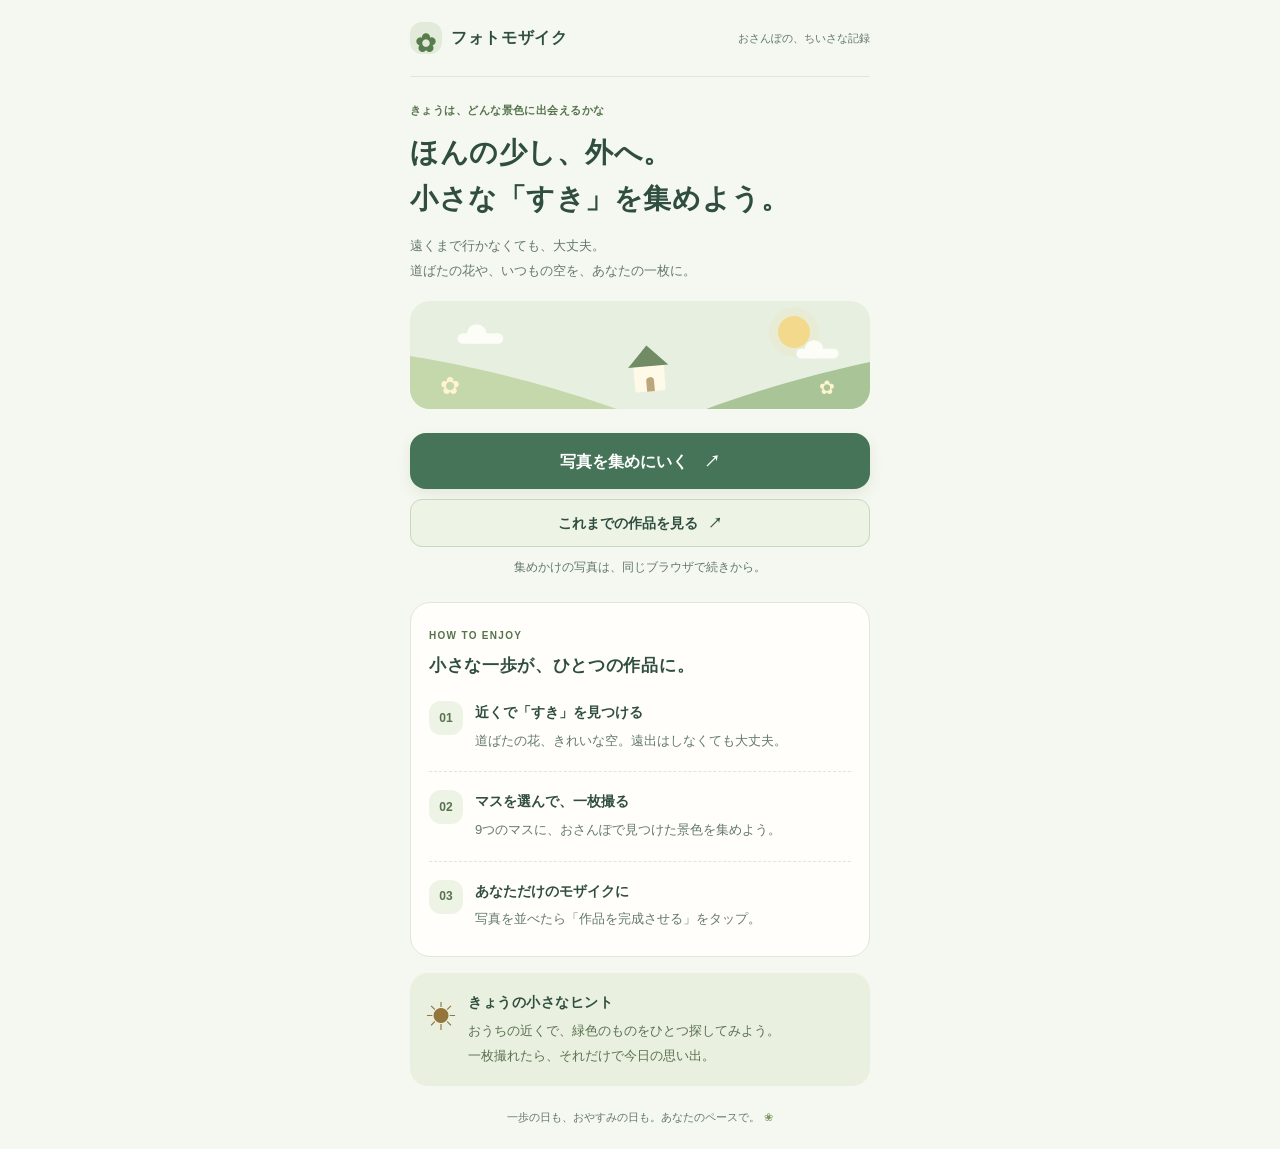
<file: index.html>
<!DOCTYPE html>
<html lang="ja">
<head>
  <meta charset="UTF-8">
  <meta name="viewport" content="width=device-width, initial-scale=1.0, viewport-fit=cover">
  <title>フォトモザイク</title>
  <link rel="stylesheet" href="styles.css">
</head>
<body class="home-page">
  <main class="container">
    <header class="site-header">
      <a class="brand" href="index.html" aria-label="フォトモザイク ホーム"><span class="brand-icon" aria-hidden="true">✿</span> フォトモザイク</a>
      <span class="header-note">おさんぽの、ちいさな記録</span>
    </header>

    <section class="welcome" aria-labelledby="welcomeTitle">
      <div class="welcome-copy">
        <p class="eyebrow">きょうは、どんな景色に出会えるかな</p>
        <h1 id="welcomeTitle">ほんの少し、外へ。<br>小さな「すき」を<br class="mobile-break">集めよう。</h1>
        <p class="message">遠くまで行かなくても、大丈夫。<br>道ばたの花や、いつもの空を、あなたの一枚に。</p>
      </div>
      <div class="landscape" aria-hidden="true">
        <span class="sun"></span><span class="cloud cloud-one"></span><span class="cloud cloud-two"></span>
        <span class="hill hill-back"></span><span class="hill hill-front"></span>
        <span class="little-house"><i></i></span>
        <span class="flower flower-one">✿</span><span class="flower flower-two">✿</span><span class="flower flower-three">✿</span>
        <span class="landscape-caption">ひと息ついたら、ひと歩き。</span>
      </div>
    </section>

    <section class="home-start" aria-label="おさんぽをはじめる">
      <a class="primary-link" href="mosaic.html">写真を集めにいく <span aria-hidden="true">↗</span></a>
      <a class="secondary-link" href="gallery.html">これまでの作品を見る <span aria-hidden="true">↗</span></a>
      <p class="start-note">集めかけの写真は、同じブラウザで続きから。</p>
    </section>

    <section class="howto-card" aria-labelledby="howtoTitle">
      <p class="eyebrow">HOW TO ENJOY</p>
      <h2 id="howtoTitle">小さな一歩が、ひとつの作品に。</h2>
      <ol class="howto-list">
        <li><span class="step-number" aria-hidden="true">01</span><div><h3>近くで「すき」を見つける</h3><p>道ばたの花、きれいな空。遠出はしなくても大丈夫。</p></div></li>
        <li><span class="step-number" aria-hidden="true">02</span><div><h3>マスを選んで、一枚撮る</h3><p>9つのマスに、おさんぽで見つけた景色を集めよう。</p></div></li>
        <li><span class="step-number" aria-hidden="true">03</span><div><h3>あなただけのモザイクに</h3><p>写真を並べたら「作品を完成させる」をタップ。</p></div></li>
      </ol>
    </section>
    <aside class="outing-tip"><span class="tip-icon" aria-hidden="true">☀</span><div><h2>きょうの小さなヒント</h2><p>おうちの近くで、緑色のものをひとつ探してみよう。<br>一枚撮れたら、それだけで今日の思い出。</p></div></aside>
    <footer>一歩の日も、おやすみの日も。あなたのペースで。<span aria-hidden="true"> ❀</span></footer>
  </main>
</body>
</html>
</file>
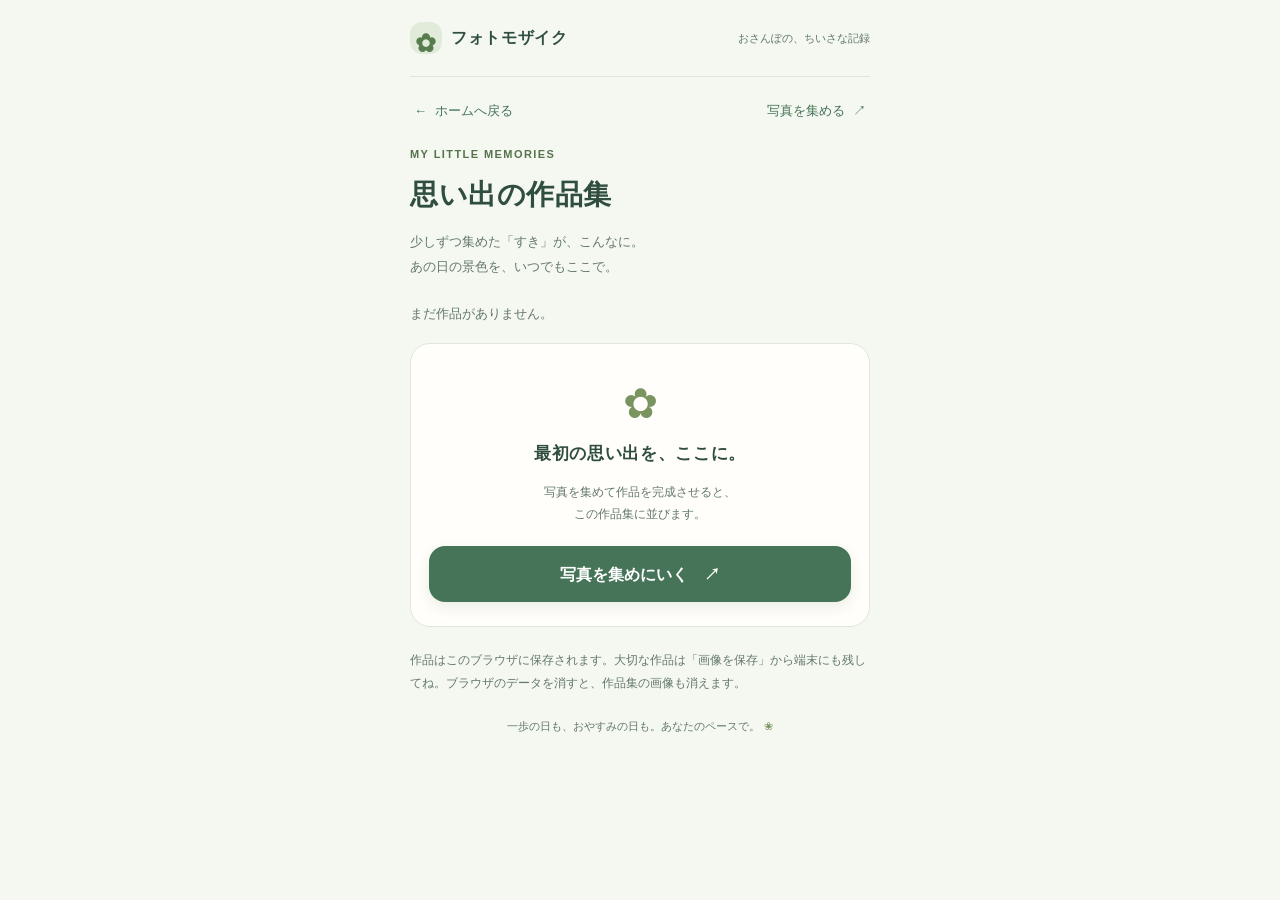
<file: gallery.html>
<!DOCTYPE html>
<html lang="ja">
<head>
  <meta charset="UTF-8">
  <meta name="viewport" content="width=device-width, initial-scale=1.0, viewport-fit=cover">
  <title>思い出の作品集 | フォトモザイク</title>
  <link rel="stylesheet" href="styles.css">
</head>
<body class="gallery-page">
  <main class="container">
    <header class="site-header">
      <a class="brand" href="index.html" aria-label="フォトモザイク ホーム"><span class="brand-icon" aria-hidden="true">✿</span> フォトモザイク</a>
      <span class="header-note">おさんぽの、ちいさな記録</span>
    </header>
    <nav class="page-nav" aria-label="ページ移動">
      <a class="back-link" href="index.html"><span aria-hidden="true">←</span> ホームへ戻る</a>
      <a class="back-link" href="mosaic.html">写真を集める <span aria-hidden="true">↗</span></a>
    </nav>
    <section class="mosaic-intro" aria-labelledby="galleryTitle">
      <p class="eyebrow">MY LITTLE MEMORIES</p>
      <h1 id="galleryTitle">思い出の作品集</h1>
      <p class="message">少しずつ集めた「すき」が、こんなに。<br>あの日の景色を、いつでもここで。</p>
    </section>
    <p id="galleryStatus" class="gallery-status" role="status" aria-live="polite">作品を読み込んでいます…</p>
    <button id="retryGallery" class="secondary-link" type="button" hidden>もう一度読み込む</button>
    <section id="emptyGallery" class="howto-card empty-gallery" aria-labelledby="emptyTitle" hidden>
      <span class="empty-flower" aria-hidden="true">✿</span>
      <h2 id="emptyTitle">最初の思い出を、ここに。</h2>
      <p>写真を集めて作品を完成させると、<br>この作品集に並びます。</p>
      <a class="primary-link" href="mosaic.html">写真を集めにいく <span aria-hidden="true">↗</span></a>
    </section>
    <section id="galleryList" class="gallery-list" aria-label="保存した作品"></section>
    <p class="storage-note">作品はこのブラウザに保存されます。大切な作品は「画像を保存」から端末にも残してね。ブラウザのデータを消すと、作品集の画像も消えます。</p>
    <footer>一歩の日も、おやすみの日も。あなたのペースで。<span aria-hidden="true"> ❀</span></footer>
  </main>
  <script src="artworks.js"></script>
  <script src="gallery.js"></script>
</body>
</html>
</file>
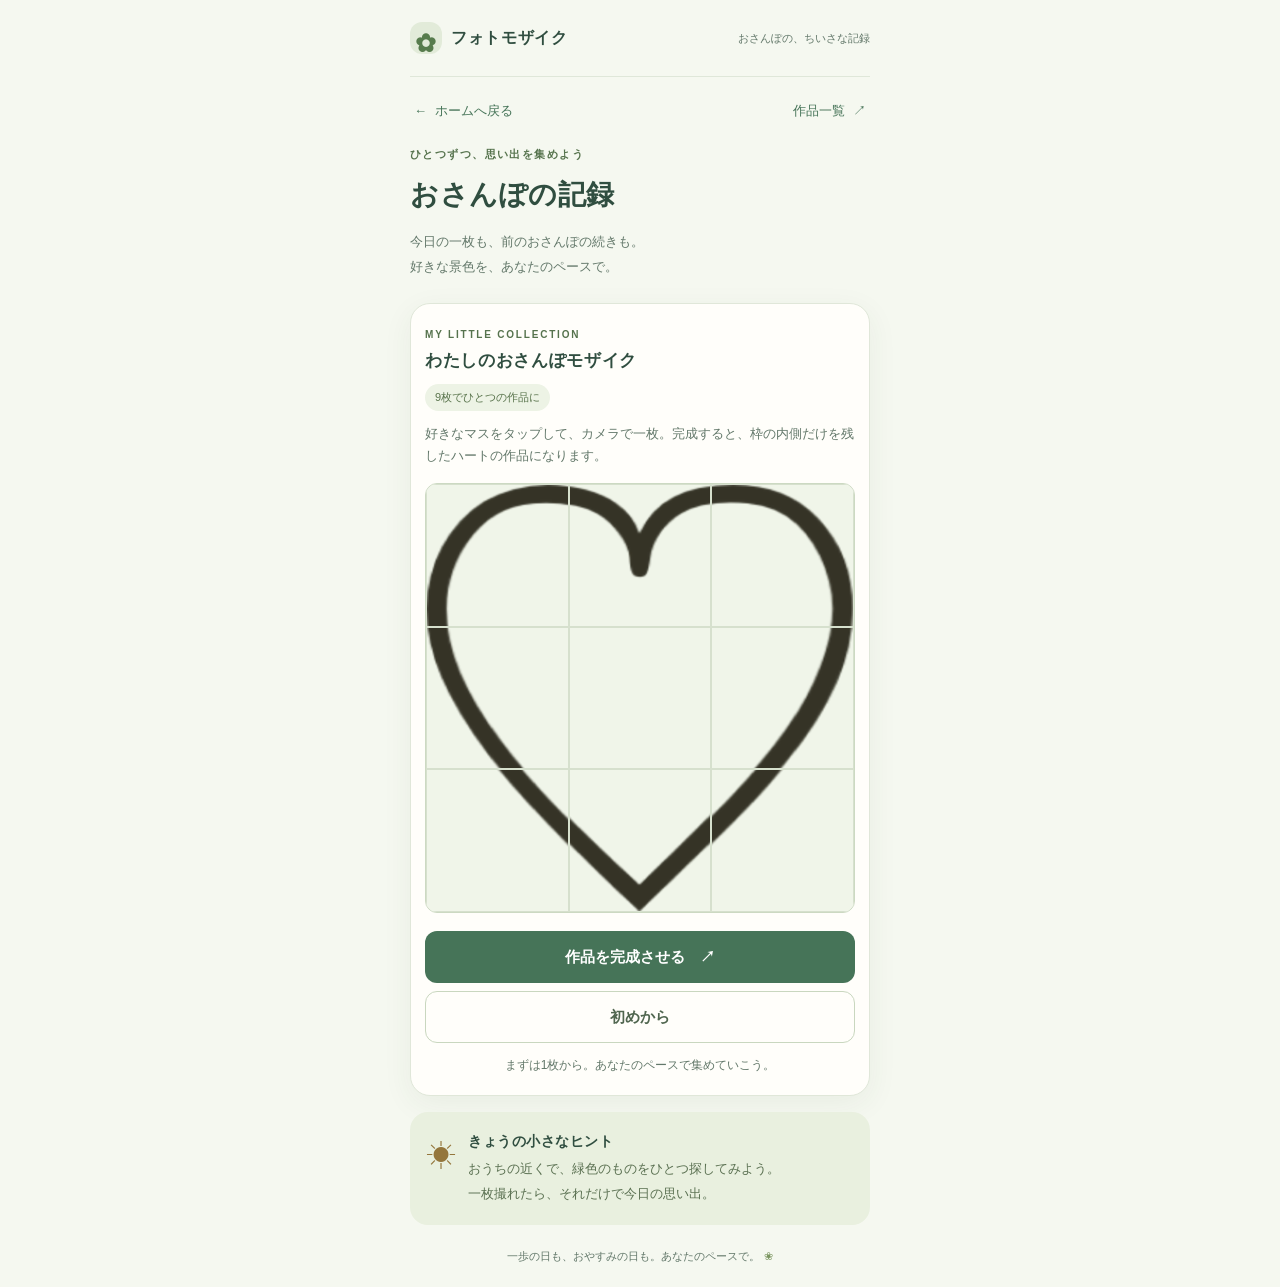
<file: mosaic.html>
<!DOCTYPE html>
<html lang="ja">
<head>
  <meta charset="UTF-8">
  <meta name="viewport" content="width=device-width, initial-scale=1.0, viewport-fit=cover">
  <title>おさんぽの記録 | フォトモザイク</title>
  <link rel="stylesheet" href="styles.css">
</head>
<body class="mosaic-page">
  <main class="container">
    <header class="site-header">
      <a class="brand" href="index.html" aria-label="フォトモザイク ホーム"><span class="brand-icon" aria-hidden="true">✿</span> フォトモザイク</a>
      <span class="header-note">おさんぽの、ちいさな記録</span>
    </header>

    <nav class="page-nav" aria-label="ページ移動">
      <a class="back-link" href="index.html"><span aria-hidden="true">←</span> ホームへ戻る</a>
      <a class="back-link" href="gallery.html">作品一覧 <span aria-hidden="true">↗</span></a>
    </nav>
    <section class="mosaic-intro" aria-labelledby="pageTitle">
      <p class="eyebrow">ひとつずつ、思い出を集めよう</p>
      <h1 id="pageTitle">おさんぽの記録</h1>
      <p class="message">今日の一枚も、前のおさんぽの続きも。<br>好きな景色を、あなたのペースで。</p>
    </section>

    <section class="mosaic-card" aria-labelledby="mosaicTitle">
      <div class="card-heading"><div><p class="eyebrow">MY LITTLE COLLECTION</p><h2 id="mosaicTitle">わたしのおさんぽモザイク</h2></div><span class="collection-badge">9枚でひとつの作品に</span></div>
      <p class="grid-instruction">好きなマスをタップして、カメラで一枚。完成すると、枠の内側だけを残したハートの作品になります。</p>
      <div id="cameraSessionNotice" class="camera-session-notice" hidden>
        <p>続けて撮れるよう、カメラに接続中です。アプリを離れると接続を終了します。</p>
        <button id="endCameraBtn" class="secondary-link" type="button">カメラの接続を終了</button>
      </div>

    <div class="grid" id="photoGrid">
      <button class="cell" data-index="0" aria-label="1マス目"></button>
      <button class="cell" data-index="1" aria-label="2マス目"></button>
      <button class="cell" data-index="2" aria-label="3マス目"></button>
      <button class="cell" data-index="3" aria-label="4マス目"></button>
      <button class="cell" data-index="4" aria-label="5マス目"></button>
      <button class="cell" data-index="5" aria-label="6マス目"></button>
      <button class="cell" data-index="6" aria-label="7マス目"></button>
      <button class="cell" data-index="7" aria-label="8マス目"></button>
      <button class="cell" data-index="8" aria-label="9マス目"></button>
    </div>

    <img id="completedPreview" class="completed-preview" alt="ハートの形に切り抜いたおさんぽモザイク" hidden>
    <div class="buttons">
      <button id="completeBtn" type="button">作品を完成させる <span aria-hidden="true">↗</span></button>
      <button id="resetBtn" type="button">初めから</button>
    </div>

    <p id="status" class="status" role="status" aria-live="polite">まずは1枚から。あなたのペースで集めていこう。</p>
    <div id="completedActions" class="completed-actions" hidden>
      <a id="downloadWork" class="primary-link" download>画像を端末に保存</a>
      <a class="secondary-link" href="gallery.html">保存した作品を見る</a>
      <p class="start-note">端末によってはダウンロード先から画像を開けます。</p>
    </div>
    </section>
    <aside class="outing-tip"><span class="tip-icon" aria-hidden="true">☀</span><div><h2>きょうの小さなヒント</h2><p>おうちの近くで、緑色のものをひとつ探してみよう。<br>一枚撮れたら、それだけで今日の思い出。</p></div></aside>
    <footer>一歩の日も、おやすみの日も。あなたのペースで。<span aria-hidden="true"> ❀</span></footer>
    
    <section id="cameraModal" class="camera-modal" hidden>
      <div class="camera-panel">
        <h2>写真を撮ろう</h2>

        <div class="camera-view">
            <video id="cameraPreview" autoplay playsinline></video>
            <div id="cameraGuide" class="camera-guide"></div>
        </div>


        <p id="cameraMessage">カメラを準備しています...</p>

        <div class="camera-buttons">
          <button id="takePhotoBtn" type="button">撮影する</button>
          <button id="cancelCameraBtn" type="button">キャンセル</button>
        </div>
      </div>
    </section>

    <canvas id="photoCanvas" hidden></canvas>

  </main>

  <script src="artworks.js"></script>
  <script src="script.js"></script>
</body>
</html>
</file>
<file: styles.css>
* {
  box-sizing: border-box;
}

body {
  margin: 0;
  padding: 24px 12px;
  min-height: 100vh;
  display: flex;
  justify-content: center;
  align-items: center;
  background: #fff7f5;
  font-family: sans-serif;
  color: #403638;
}

.container {
  width: 100%;
  max-width: 440px;
  text-align: center;
}

h1 {
  margin: 0 0 10px;
  font-size: 28px;
}

.message {
  margin-bottom: 24px;
  color: #806e71;
  font-size: 14px;
}

.grid {
  display: grid;
  grid-template-columns: repeat(3, minmax(0, 1fr));
  gap: 0px;
  width: 100%;
  overflow: hidden;
  border-radius: 8px;
}

.cell {
  position: relative;
  aspect-ratio: 1 / 1;
  min-width: 0;
  padding: 0;
  overflow: hidden;
  border: 1px solid #e6cfd2;
  background-color: #fff;
  background-size: cover;
  background-position: center;
  cursor: pointer;
}

.cell:focus-visible,
.buttons button:focus-visible {
  outline: 3px solid #8e5263;
  outline-offset: 2px;
}

.buttons {
  display: flex;
  justify-content: center;
  gap: 12px;
  margin-top: 24px;
}

.buttons button {
  flex: 1;
  max-width: 160px;
  padding: 13px 10px;
  border: none;
  border-radius: 10px;
  background: #e97991;
  color: white;
  font-size: 15px;
  cursor: pointer;
}

.buttons button:hover {
  background: #d9637c;
}

#resetBtn {
  background: #b6a2a5;
}

#resetBtn:hover {
  background: #988387;
}

.status {
  margin-top: 18px;
  font-size: 13px;
  color: #806e71;
}

/* ハートの線画ガイド */
.cell::before {
  content: "";
  position: absolute;
  inset: 0;
  background-image: url("images/heart.png");
  background-repeat: no-repeat;
  background-size: 300% 300%;
  pointer-events: none;
  z-index: 2;
}

/* 1段目 */
.cell[data-index="0"]::before {
  background-position: 0% 0%;
}
.cell[data-index="1"]::before {
  background-position: 50% 0%;
}
.cell[data-index="2"]::before {
  background-position: 100% 0%;
}

/* 2段目 */
.cell[data-index="3"]::before {
  background-position: 0% 50%;
}
.cell[data-index="4"]::before {
  background-position: 50% 50%;
}
.cell[data-index="5"]::before {
  background-position: 100% 50%;
}

/* 3段目 */
.cell[data-index="6"]::before {
  background-position: 0% 100%;
}
.cell[data-index="7"]::before {
  background-position: 50% 100%;
}
.cell[data-index="8"]::before {
  background-position: 100% 100%;
}

/* 完成したらハートの線画を非表示にする */
body.completed .cell::before {
  display: none;
}

/* カメラ画面 */
.camera-modal {
  position: fixed;
  inset: 0;
  z-index: 100;
  display: flex;
  align-items: center;
  justify-content: center;
  padding: 16px;
  background: rgba(0, 0, 0, 0.75);
}

.camera-modal[hidden] {
  display: none;
}

.camera-panel {
  width: 100%;
  max-width: 480px;
  padding: 20px;
  border-radius: 16px;
  background: white;
  text-align: center;
}

.camera-panel h2 {
  margin: 0 0 16px;
  font-size: 22px;
}

#cameraPreview {
  display: block;
  width: 100%;
  max-height: 55vh;
  object-fit: contain;
  background: #222;
  border-radius: 10px;
}

#cameraMessage {
  font-size: 14px;
  color: #806e71;
}

.camera-buttons {
  display: flex;
  justify-content: center;
  gap: 10px;
  margin-top: 16px;
}

.camera-buttons button {
  flex: 1;
  padding: 12px 8px;
  border: none;
  border-radius: 10px;
  background: #e97991;
  color: white;
  font-size: 15px;
  cursor: pointer;
}

#cancelCameraBtn {
  background: #988387;
}

/* カメラ映像とガイド線を重ねる */
.camera-view {
  position: relative;
  width: 100%;
  overflow: hidden;
  border-radius: 10px;
  background: #222;
}

.camera-view #cameraPreview {
  display: block;
  width: 100%;
  max-height: 55vh;
  aspect-ratio: 1 / 1;
  object-fit: cover;
  border-radius: 0;
}

.camera-guide {
  position: absolute;
  inset: 0;
  z-index: 2;
  pointer-events: none;
  background-image: url("images/heart.png");
  background-repeat: no-repeat;
  background-size: 300% 300%;
  opacity: 0.8;
}

/* 完成した作品の表示 */
body.completed .grid {
  gap: 0;
  border-radius: 0;
}

body.completed .cell {
  border: 0;
  border-radius: 0;
  cursor: default;
}

body.completed .cell:active {
  transform: none;
}

body.completed .cell::before {
  display: none;
}

/* 完成後はボタンを見やすくする */
body.completed #completeBtn {
  background: #988387;
}

/* Soft green home theme. Camera and heart-guide geometry stay unchanged. */
:root { color-scheme: light; --ink: #304e40; --muted: #63786a; --green: #467458; }
body { display: block; padding: 0 24px; background: #f5f8f0; color: var(--ink); font-family: "Hiragino Maru Gothic ProN", "Yu Gothic", Meiryo, sans-serif; line-height: 1.7; }
.container { max-width: 880px; margin: 0 auto; text-align: left; }
.site-header { display: flex; align-items: center; justify-content: space-between; padding: 25px 0; border-bottom: 1px solid #dfe7d9; }
.brand { display: inline-flex; align-items: center; gap: 9px; color: var(--ink); text-decoration: none; font-size: 17px; font-weight: 700; letter-spacing: .04em; }
.brand-icon { display: grid; place-items: center; width: 36px; height: 36px; border-radius: 12px; background: #e2ebd9; color: #577c4d; font-size: 28px; }
.header-note { font-size: 11px; letter-spacing: .12em; color: var(--muted); }
.welcome { display: grid; grid-template-columns: 1.15fr 1fr; align-items: center; gap: 24px; padding: 42px 0 34px; }
.eyebrow { margin: 0 0 12px; color: #56734d; font-size: 10px; font-weight: 700; letter-spacing: .13em; }
h1 { font-size: clamp(25px, 3.5vw, 34px); line-height: 1.65; letter-spacing: .07em; margin: 0 0 14px; }
.mobile-break { display: none; }
.message { font-size: 12px; line-height: 2; color: var(--muted); margin: 0; }
.landscape { height: 235px; position: relative; overflow: hidden; border-radius: 48% 48% 30px 30px; background: #e7efe0; isolation: isolate; }
.sun { position: absolute; width: 49px; height: 49px; border-radius: 50%; background: #f2d98c; top: 32px; right: 70px; box-shadow: 0 0 0 9px #f2d98c24; }
.cloud { position: absolute; width: 65px; height: 15px; background: #fcfdf6; border-radius: 30px; }
.cloud::before { content: ''; position: absolute; width: 28px; height: 28px; left: 13px; bottom: 0; background: inherit; border-radius: 50%; }
.cloud-one { top: 62px; left: 41px; }.cloud-two { top: 102px; right: 29px; transform: scale(.65); }
.hill { position: absolute; width: 145%; height: 180px; border-radius: 50%; }
.hill-back { background: #c4d8ac; left: -60%; top: 126px; transform: rotate(13deg); }.hill-front { background: #a9c598; right: -60%; top: 148px; transform: rotate(-16deg); }
.little-house { position: absolute; width: 47px; height: 43px; left: 45%; top: 120px; background: #fff9e8; border-radius: 3px; transform: rotate(-5deg); }
.little-house::before { content: ''; position: absolute; width: 0; height: 0; border-left: 31px solid transparent; border-right: 31px solid transparent; border-bottom: 32px solid #718b64; left: -8px; top: -28px; }
.little-house i { position: absolute; width: 12px; height: 22px; background: #bca77d; bottom: 0; left: 18px; border-radius: 7px 7px 0 0; }
.flower { position: absolute; color: #fff4ce; font-size: 28px; }.flower-one { left: 30px; bottom: 25px; }.flower-two { right: 48px; bottom: 40px; font-size: 23px; }.flower-three { left: 75px; bottom: 52px; font-size: 18px; }
.landscape-caption { position: absolute; bottom: 12px; width: 100%; text-align: center; font-size: 9px; color: #304e40; letter-spacing: .12em; }
.mosaic-card { padding: 28px 36px 22px; background: #fffefa; border: 1px solid #e0e7d9; border-radius: 24px; box-shadow: 0 8px 30px #354f3610; }
.card-heading { display: flex; align-items: center; justify-content: space-between; gap: 12px; }.card-heading .eyebrow { font-size: 9px; margin-bottom: 4px; letter-spacing: .18em; }
h2 { margin: 0; font-size: 18px; letter-spacing: .04em; }.collection-badge { background: #edf3e5; border-radius: 20px; padding: 5px 11px; font-size: 10px; color: #58734b; white-space: nowrap; }
.grid-instruction { margin: 13px 0 20px; font-size: 12px; color: var(--muted); }
.grid { max-width: 390px; margin: 0 auto; border-radius: 12px; border: 1px solid #ccd9c2; background: #eff4e8; }
.cell { border: 1px solid #d6e0cd; background-color: #f0f5e9; transition: background-color .2s; }
.cell:hover { background-color: #e0ebd7; }
.cell:focus-visible, button:focus-visible, a:focus-visible { outline: 3px solid #467458; outline-offset: 3px; }
.buttons { max-width: 390px; margin: 22px auto 0; gap: 10px; }
.buttons button, .camera-buttons button { font-family: inherit; background: var(--green); border-radius: 12px; font-size: 13px; font-weight: 700; min-height: 46px; }
.buttons button { max-width: none; }.buttons #completeBtn { flex: 2; }.buttons #completeBtn span { margin-left: 10px; }
.buttons button:hover, .camera-buttons button:hover { background: #355f45; }
#resetBtn, #cancelCameraBtn { color: #50664f; background: #eaf0e3; }#resetBtn:hover, #cancelCameraBtn:hover { background: #dce7d2; }
.status { margin: 15px 0 0; text-align: center; font-size: 11px; color: var(--muted); }
.outing-tip { display: flex; gap: 15px; align-items: center; padding: 22px 26px; margin-top: 20px; border-radius: 18px; background: #e9f0df; }.tip-icon { color: #94763c; font-size: 30px; }.outing-tip h2 { font-size: 12px; }.outing-tip p { margin: 4px 0 0; font-size: 11px; color: #5a7051; line-height: 1.9; }
footer { padding: 24px 0; text-align: center; font-size: 10px; color: var(--muted); letter-spacing: .05em; }footer span { color: #79945e; }
.camera-panel { background: #fffefa; border-radius: 22px; max-height: calc(100dvh - 32px); overflow-y: auto; }.camera-panel h2 { color: var(--ink); }#cameraMessage { color: var(--muted); }.camera-buttons button:disabled { opacity: .5; cursor: wait; }
body.completed #completeBtn { background: #62765c; }
/* Phone-first layout, also kept compact on larger screens. */
body {
  padding: env(safe-area-inset-top, 0px) max(16px, env(safe-area-inset-right, 0px)) env(safe-area-inset-bottom, 0px) max(16px, env(safe-area-inset-left, 0px));
  -webkit-text-size-adjust: 100%;
}
.container { max-width: 460px; }
.site-header { padding: 16px 0; gap: 8px; flex-wrap: wrap; }
.brand { min-height: 44px; font-size: 16px; }
.brand-icon { width: 32px; height: 32px; font-size: 25px; }
.header-note { font-size: 11px; letter-spacing: 0; }
.welcome { grid-template-columns: minmax(0, 1fr); gap: 18px; padding: 24px 0; }
.welcome-copy { min-width: 0; }
.welcome .eyebrow { font-size: 11px; letter-spacing: .04em; margin-bottom: 10px; }
h1 { font-size: clamp(23px, 6vw, 28px); line-height: 1.65; letter-spacing: .02em; margin-bottom: 12px; }
.mobile-break { display: none; }
.message { font-size: 13px; line-height: 1.9; }
.landscape { height: 108px; border-radius: 20px; }
.sun { width: 32px; height: 32px; top: 15px; right: 60px; }
.cloud-one { top: 30px; left: 38px; transform: scale(.7); }
.cloud-two { top: 45px; right: 20px; }
.hill-back { top: 68px; }
.hill-front { top: 78px; }
.little-house { top: 55px; left: 47%; transform: scale(.65) rotate(-5deg); }
.flower-one { bottom: 3px; left: 30px; font-size: 24px; }
.flower-two { bottom: 5px; right: 35px; font-size: 19px; }
.flower-three, .landscape-caption { display: none; }
.mosaic-card { padding: 22px 14px 18px; border-radius: 20px; }
.card-heading { align-items: flex-start; flex-direction: column; gap: 8px; }
.card-heading .eyebrow { font-size: 10px; }
h2 { font-size: 17px; }
.collection-badge { font-size: 11px; padding: 4px 10px; }
.grid-instruction { font-size: 13px; margin: 12px 0 16px; }
.grid { max-width: none; }
.buttons { max-width: none; margin-top: 18px; flex-direction: column; gap: 8px; }
.buttons button, .camera-buttons button { flex: auto; width: 100%; min-height: 52px; font-size: 15px; padding: 13px 12px; touch-action: manipulation; }
.buttons #completeBtn { flex: auto; }
#resetBtn { background: transparent; border: 1px solid #c9d7bf; }
.status { font-size: 12px; line-height: 1.8; margin-top: 12px; overflow-wrap: anywhere; }
.cell { touch-action: manipulation; }
.outing-tip { padding: 18px 16px; align-items: flex-start; gap: 12px; margin-top: 16px; }
.outing-tip > div { min-width: 0; }
.outing-tip h2 { font-size: 14px; }
.outing-tip p { font-size: 13px; }
footer { padding: 22px 0; font-size: 11px; letter-spacing: 0; }
.camera-modal {
  padding: max(12px, env(safe-area-inset-top, 0px)) max(12px, env(safe-area-inset-right, 0px)) max(12px, env(safe-area-inset-bottom, 0px)) max(12px, env(safe-area-inset-left, 0px));
  overflow-y: auto;
  overscroll-behavior: contain;
}
.camera-panel { padding: 18px 14px; max-width: 460px; max-height: calc(100vh - 48px); max-height: calc(100dvh - max(24px, env(safe-area-inset-top, 0px)) - max(24px, env(safe-area-inset-bottom, 0px))); }
.camera-panel h2 { font-size: 20px; margin-bottom: 14px; }
.camera-view { width: min(100%, 50vh); width: min(100%, 50dvh); margin-inline: auto; }
.camera-view #cameraPreview { max-height: none; }
#cameraMessage { font-size: 14px; overflow-wrap: anywhere; }
.camera-buttons { flex-direction: column; gap: 8px; }
@media (hover: none) {
  .cell:hover { background-color: #f0f5e9; }
  .cell:active { background-color: #e0ebd7; }
}
@media (prefers-reduced-motion: reduce) { .cell { transition: none; } }

/* Shared navigation and home-page content. */
.home-start { margin: 0 0 24px; }
.primary-link {
  display: flex;
  align-items: center;
  justify-content: center;
  gap: 16px;
  width: 100%;
  min-height: 56px;
  padding: 14px 18px;
  border-radius: 16px;
  background: var(--green);
  color: #fff;
  text-decoration: none;
  font-size: 16px;
  font-weight: 700;
  touch-action: manipulation;
  box-shadow: 0 5px 14px #354f3618;
}
.primary-link:active { background: #355f45; }
.start-note { margin: 10px 0 0; text-align: center; font-size: 12px; color: var(--muted); }
.howto-card {
  padding: 24px 18px;
  border: 1px solid #e0e7d9;
  border-radius: 20px;
  background: #fffefa;
}
.howto-card h2 { font-size: 17px; }
.howto-card .eyebrow { font-size: 10px; margin-bottom: 8px; }
.howto-list { list-style: none; margin: 20px 0 0; padding: 0; }
.howto-list li { display: flex; align-items: flex-start; gap: 12px; }
.howto-list li + li { margin-top: 18px; padding-top: 18px; border-top: 1px dashed #dfe7d9; }
.step-number {
  display: grid;
  place-items: center;
  flex: 0 0 34px;
  height: 34px;
  border-radius: 12px;
  background: #edf3e5;
  color: #56734d;
  font-size: 12px;
  font-weight: 700;
}
.howto-list li > div { min-width: 0; }
.howto-list h3 { margin: 0 0 4px; font-size: 14px; }
.howto-list p { margin: 0; color: var(--muted); font-size: 13px; line-height: 1.9; }
.page-nav { padding-top: 12px; }
.back-link {
  display: inline-flex;
  align-items: center;
  gap: 8px;
  min-height: 44px;
  padding: 8px 4px;
  color: var(--green);
  font-size: 13px;
  text-decoration: none;
  touch-action: manipulation;
}
.back-link:active { text-decoration: underline; }
.mosaic-intro { padding: 12px 0 24px; }
.mosaic-intro .eyebrow { font-size: 11px; margin-bottom: 8px; }

.page-nav { display: flex; justify-content: space-between; gap: 10px; flex-wrap: wrap; }
.secondary-link {
  display: flex; align-items: center; justify-content: center; gap: 10px;
  min-height: 48px; width: 100%; padding: 11px 14px; margin-top: 10px;
  border: 1px solid #c9d7bf; border-radius: 12px; background: #edf3e5;
  color: var(--ink); font: inherit; font-size: 14px; font-weight: 700;
  text-decoration: none; text-align: center; touch-action: manipulation; cursor: pointer;
}
.secondary-link:active { background: #dce7d2; }
.completed-actions { margin-top: 18px; padding-top: 18px; border-top: 1px dashed #c9d7bf; }
.completed-actions[hidden], .empty-gallery[hidden], #retryGallery[hidden] { display: none; }
.buttons button:disabled { opacity: .65; cursor: default; }
.gallery-status { margin: 0 0 18px; font-size: 13px; color: var(--muted); }
.gallery-list { display: grid; gap: 20px; }
.work-card { min-width: 0; overflow: hidden; border: 1px solid #e0e7d9; border-radius: 20px; background: #fffefa; box-shadow: 0 8px 30px #354f3610; }
.work-card > img { display: block; width: 100%; height: auto; aspect-ratio: 1; }
.work-details { padding: 18px; }
.work-details h2 { font-size: 16px; margin-bottom: 5px; }
.work-details time, .work-details p { font-size: 12px; color: var(--muted); }
.work-details p { margin: 4px 0 12px; }
.empty-gallery { text-align: center; }
.empty-flower { font-size: 42px; color: #79945e; }
.empty-gallery p, .storage-note { color: var(--muted); font-size: 12px; line-height: 1.9; }
.empty-gallery .primary-link { margin-top: 20px; }
.storage-note { margin: 22px 0 0; }
.camera-session-notice { margin: 0 0 16px; padding: 12px; background: #edf3e5; border-radius: 12px; }
.camera-session-notice[hidden] { display: none; }
.camera-session-notice p { margin: 0; font-size: 12px; color: var(--muted); }
.camera-session-notice .secondary-link { background: #fffefa; font-size: 12px; }
.delete-work { color: #87534c; background: #fffefa; border-color: #dfcbc3; }
.delete-work:active { background: #f6eae5; }
.delete-work:disabled { opacity: .6; cursor: wait; }
.completed-preview { display: block; width: 100%; height: auto; aspect-ratio: 1; }
.completed-preview[hidden], body.completed #photoGrid { display: none; }
</file>
